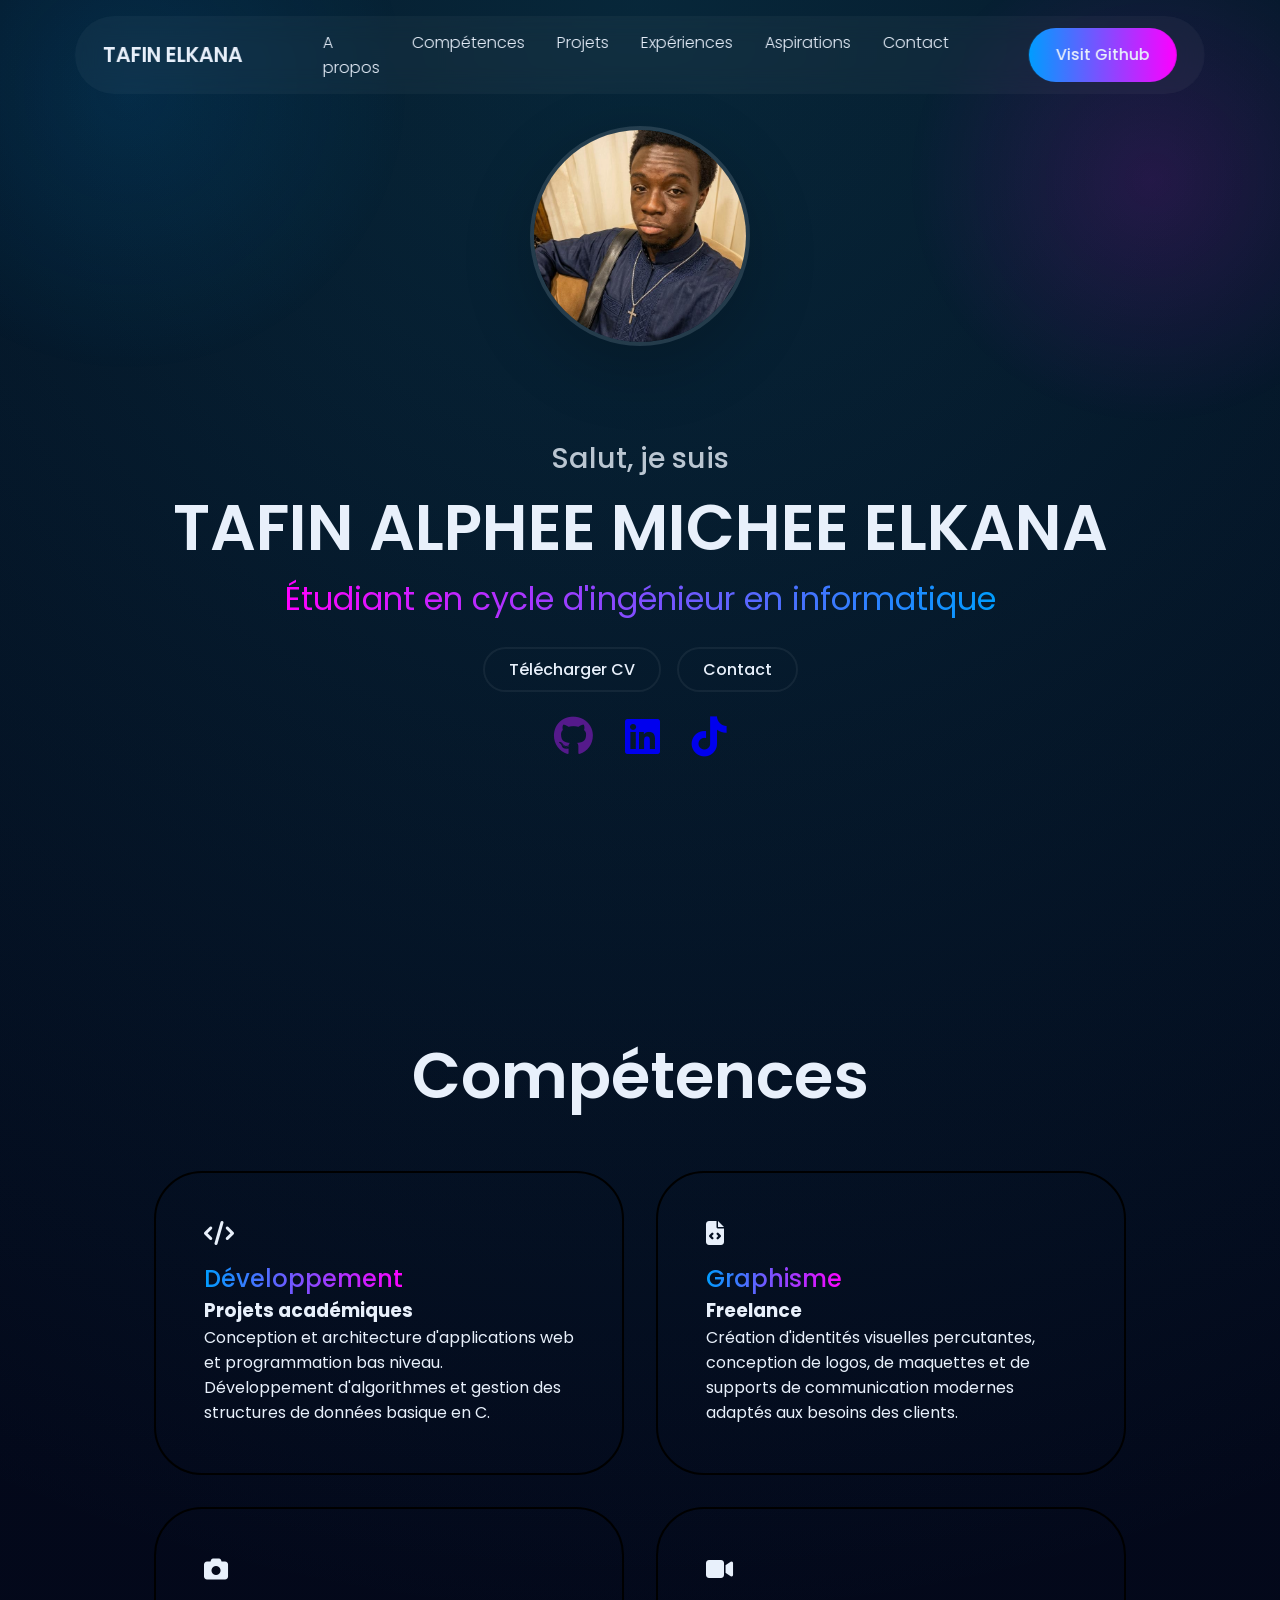
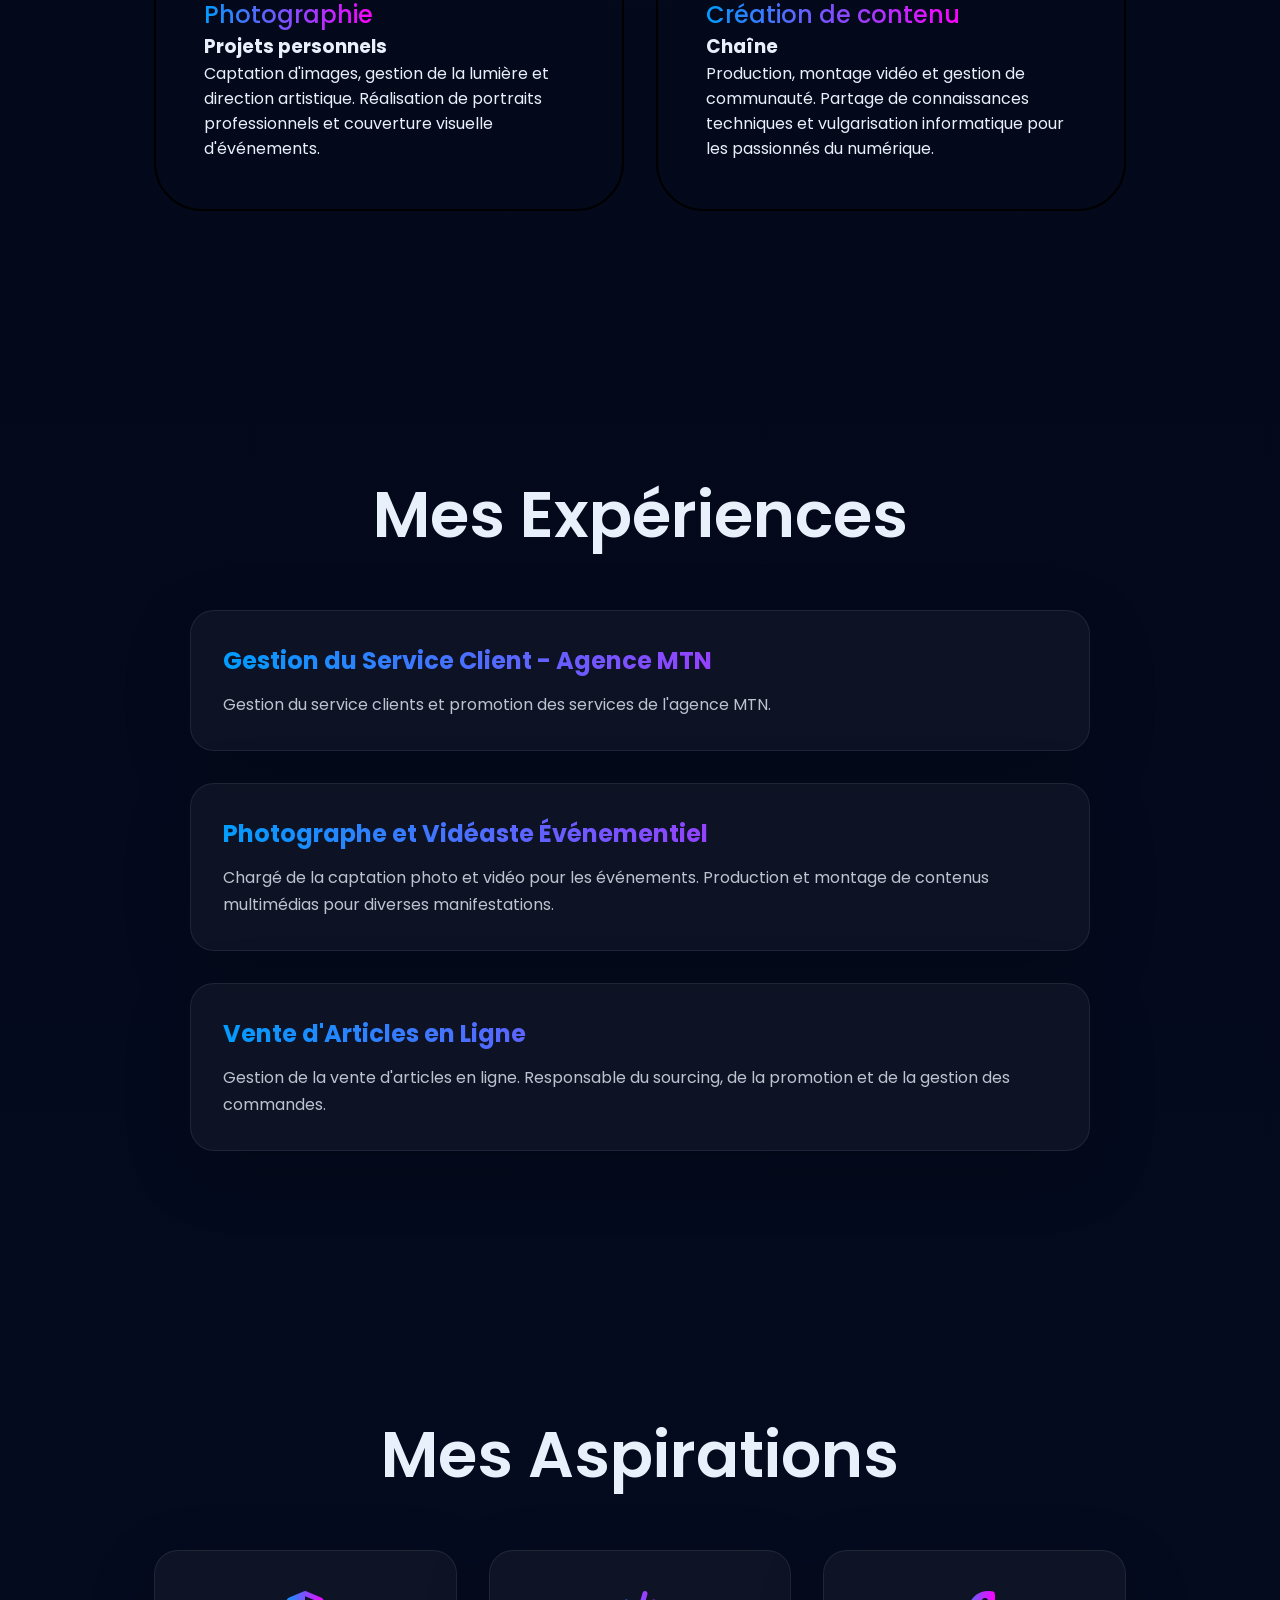
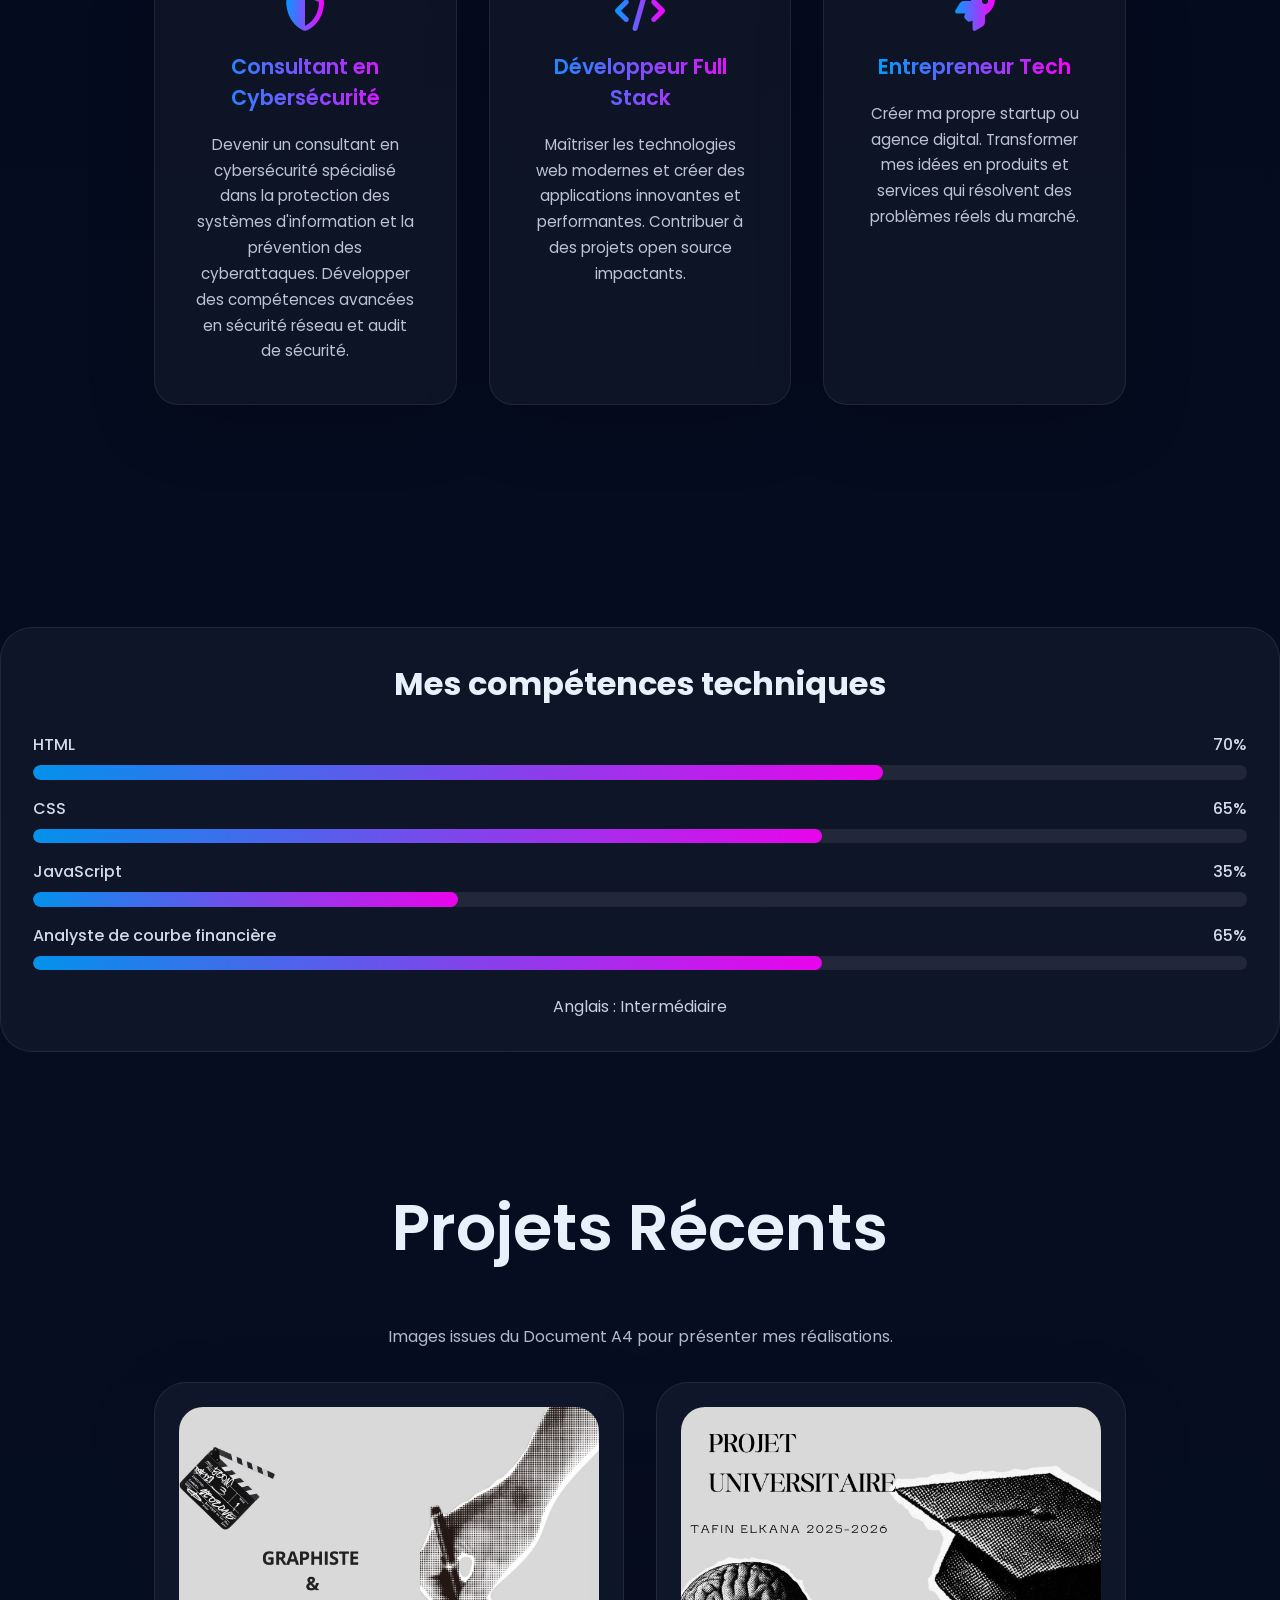
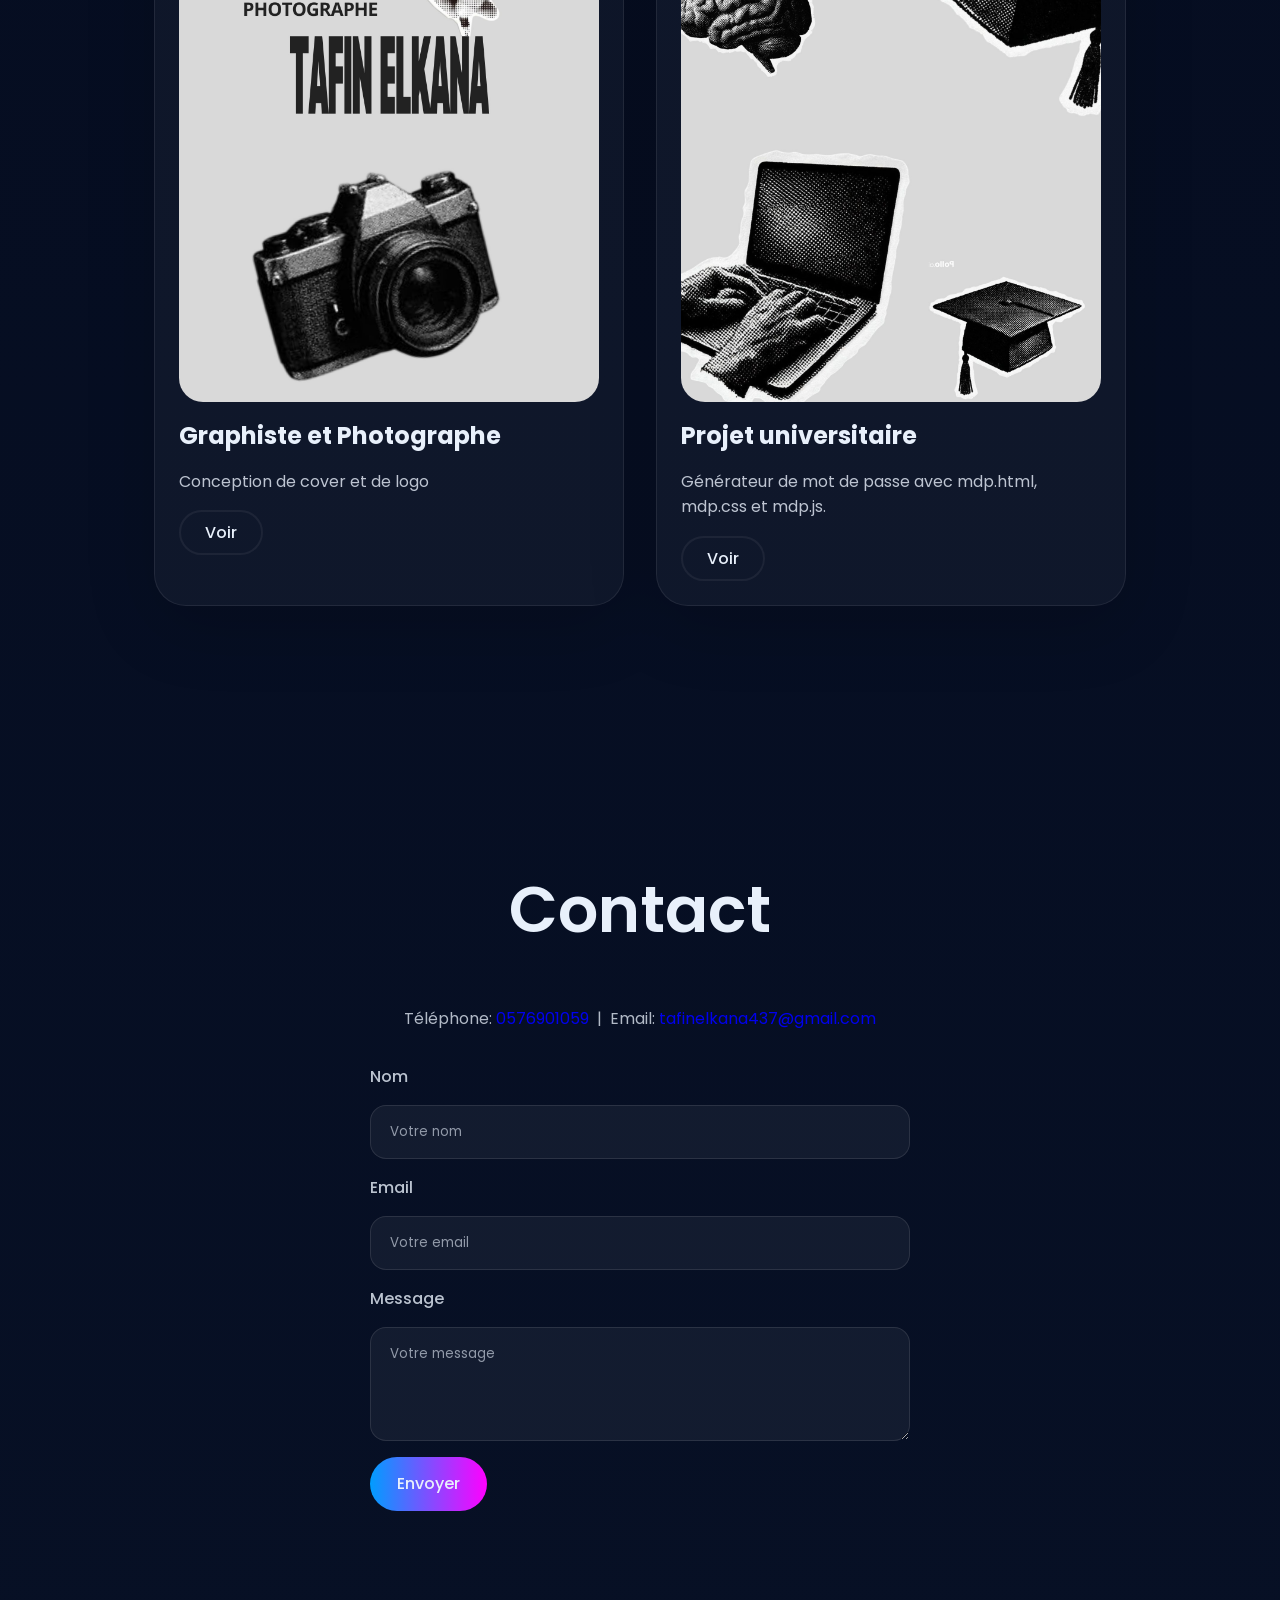
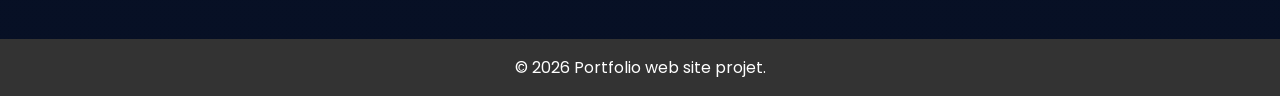
<file: index.html>
<!DOCTYPE html>
<html lang="en">
<head>
    <meta charset="UTF-8">
    <meta name="viewport" content="width=device-width, initial-scale=1.0">
    <title>Portfolio Site Web</title>
    <link href="https://fonts.googleapis.com/css2?family=Poppins:wght@300;400;500;600;700&display=swap" rel="stylesheet">
    <link rel="stylesheet" href="style.css">
    <link rel="stylesheet" href="https://cdnjs.cloudflare.com/ajax/libs/font-awesome/6.4.0/css/all.min.css">
    <link href="index2.html" rel="">
</head>
<body>
    
    <header>
        <a href="#" class="logo"><span>TAFIN ELKANA</span></a>
        <ul class="nav-links">
            <li>
                <a href="#apropos">A propos</a>
            </li>
            
            <li>
                <a href="#competences">Compétences</a>
            </li>

            <li>
                <a href="#projets">Projets</a>
            </li>

            <li>
                <a href="#expériences">Expériences</a>
            </li>
            
            <li>
                <a href="#aspirations">Aspirations</a>
            </li>

            <li>
                <a href="#contact">Contact</a>
            </li>
        </ul>

        <i class="fa-solid fa-bars" id="menu-icon"></i>

        <a class="visit-btn" href="https://github.com/tafinelkana437-creator" target="_blank" rel="noopener">Visit Github</a>
    </header>

    <section id="apropos" class="about">
        <div class="about-container">
            <img src="WhatsApp Image 2026-07-03 at 8.18.35 AM.jpeg" alt="Portrait">

            <div class="info-box">
                <div class="text">
                    <h3>Salut, je suis</h3>
                    <h1>TAFIN ALPHEE MICHEE ELKANA</h1>
                    <span>Étudiant en cycle d'ingénieur en informatique</span>
                </div>

                <div class="btn-group">
                    <a class="btn" href="CV Professionnel Simple et Moderne Beige et Noir.pdf" download>Télécharger CV</a>
                    <a class="btn" href="#contact">Contact</a>
                </div>
                <div class="social">
                    <a href="" aria-label="GitHub"><i class="fa-brands fa-github"></i></a>
                    <a href="https://www.linkedin.com/public-profile/settings/?trk=d_flagship3_profile_self_view_public_profile&lipi=urn%3Ali%3Apage%3Ad_flagship3_profile_view_base%3BAc%2BB%2B%2FWoR%2BSmkjEoNZbkbg%3D%3D" aria-label="LinkedIn"><i class="fa-brands fa-linkedin"></i></a>
                    <a href="https://www.tiktok.com/@tb_ixx.codm?_r=1&_t=ZS-97c3OtP0G2f" aria-label="Tiktok"><i class="fa-brands fa-tiktok"></i></a>
                </div>

            </div>

        </div>
    </section>

    <section id="competences" class="Compétences">
        <h2 class="section-title">Compétences</h2>

        <div class="experience-info">

            <div class="grid">
                <div class="grid-card">
                    <i class="fa-solid fa-code"></i>
                    <span>Développement</span>
                    <h3>Projets académiques</h3>
                    <p>Conception et architecture d'applications web et programmation bas niveau. Développement d'algorithmes et gestion des structures de données basique en C.</p>
                </div>

                <div class="grid-card">
                    <i class="fa-solid fa-file-code"></i>
                    <span>Graphisme</span>
                    <h3>Freelance</h3>
                    <p>Création d'identités visuelles percutantes, conception de logos, de maquettes et de supports de communication modernes adaptés aux besoins des clients.</p>
                </div>

                <div class="grid-card">
                    <i class="fa-solid fa-camera"></i>
                    <span>Photographie</span>
                    <h3>Projets personnels</h3>
                    <p>Captation d'images, gestion de la lumière et direction artistique. Réalisation de portraits professionnels et couverture visuelle d'événements.</p>
                </div>

                <div class="grid-card">
                    <i class="fa-solid fa-video"></i>
                    <span>Création de contenu</span>
                    <h3>Chaîne</h3>
                    <p>Production, montage vidéo et gestion de communauté. Partage de connaissances techniques et vulgarisation informatique pour les passionnés du numérique.</p>
                </div>
            </div>

        </div>
    </section>

    <section id="expérience" class="expériences">
        <h2 class="section-title">Mes Expériences</h2>
        <div class="experiences-list">
            <div class="experience-item">
                <h3>Gestion du Service Client - Agence MTN</h3>
                <p>Gestion du service clients et promotion des services de l'agence MTN.</p>
            </div>

            <div class="experience-item">
                <h3>Photographe et Vidéaste Événementiel</h3>
                <p>Chargé de la captation photo et vidéo pour les événements. Production et montage de contenus multimédias pour diverses manifestations.</p>
            </div>

            <div class="experience-item">
                <h3>Vente d'Articles en Ligne</h3>
                <p>Gestion de la vente d'articles en ligne. Responsable du sourcing, de la promotion et de la gestion des commandes.</p>
            </div>
        </div>
    </section>

    <section id="aspirations" class="aspirations">
        <h2 class="section-title">Mes Aspirations</h2>
        <div class="aspirations-list">
            <div class="aspiration-item">
                <i class="fa-solid fa-shield-halved"></i>
                <h3>Consultant en Cybersécurité</h3>
                <p>Devenir un consultant en cybersécurité spécialisé dans la protection des systèmes d'information et la prévention des cyberattaques. Développer des compétences avancées en sécurité réseau et audit de sécurité.</p>
            </div>

            <div class="aspiration-item">
                <i class="fa-solid fa-code"></i>
                <h3>Développeur Full Stack</h3>
                <p>Maîtriser les technologies web modernes et créer des applications innovantes et performantes. Contribuer à des projets open source impactants.</p>
            </div>

            <div class="aspiration-item">
                <i class="fa-solid fa-rocket"></i>
                <h3>Entrepreneur Tech</h3>
                <p>Créer ma propre startup ou agence digital. Transformer mes idées en produits et services qui résolvent des problèmes réels du marché.</p>
            </div>
        </div>
    </section>

    <div class="skills-section">
        <h3 class="skills-title">Mes compétences techniques</h3>
        <div id="skills-list" class="skills-list"></div>
        <div id="language-level" class="language-level"></div>
    </div>

    <section id="projets" class="projects">
        <h2 class="section-title">Projets Récents</h2>
        <p class="center-muted">Images issues du Document A4 pour présenter mes réalisations.</p>

        <div class="project-grid">
            <div class="project-card">
                <img src="Document A4 Couverture Portfolio Book Graphiste Artiste Moderne Beige et Noir (2).jpg" alt="Couverture A4 portfolio">
                <h3> Graphiste et Photographe</h3>
                <p>Conception de cover et de logo </p>
                <div class="btn-group">
                    <a class="btn" href="index2.html">Voir</a>
                </div>
            </div>

            <div class="project-card">
                <img src="Documento A4 Portafolio Moderno Blanco y Negro(1).jpg" alt="Générateur de mot de passe">
                <h3>Projet universitaire</h3>
                <p>Générateur de mot de passe avec <code>mdp.html</code>, <code>mdp.css</code> et <code>mdp.js</code>.</p>
                <div class="btn-group">
                    <a class="btn" href="mdp.html">Voir</a>
                </div>
            </div>
        </div>
    </section>

    <section id="contact" class="contact">
        <h2 class="section-title">Contact</h2>
        <p class="center-muted">Téléphone: <a href="tel:0576901059">0576901059</a> &nbsp;|&nbsp; Email: <a href="mailto:tafinelkana437@gmail.com">tafinelkana437@gmail.com</a></p>

        <form class="contact-form" action="#" onsubmit="return false;">
            <label for="name">Nom</label>
            <input id="name" type="text" placeholder="Votre nom" required>

            <label for="email">Email</label>
            <input id="email" type="email" placeholder="Votre email" required>

            <label for="message">Message</label>
            <textarea id="message" rows="4" placeholder="Votre message"></textarea>

            <button class="visit-btn" type="submit">Envoyer</button>
        </form>
    </section>
<footer>
 <p>&copy; 2026 Portfolio web site projet.</p>
</footer>

    <script src="script.js"></script>
</body>
</html>
</file>
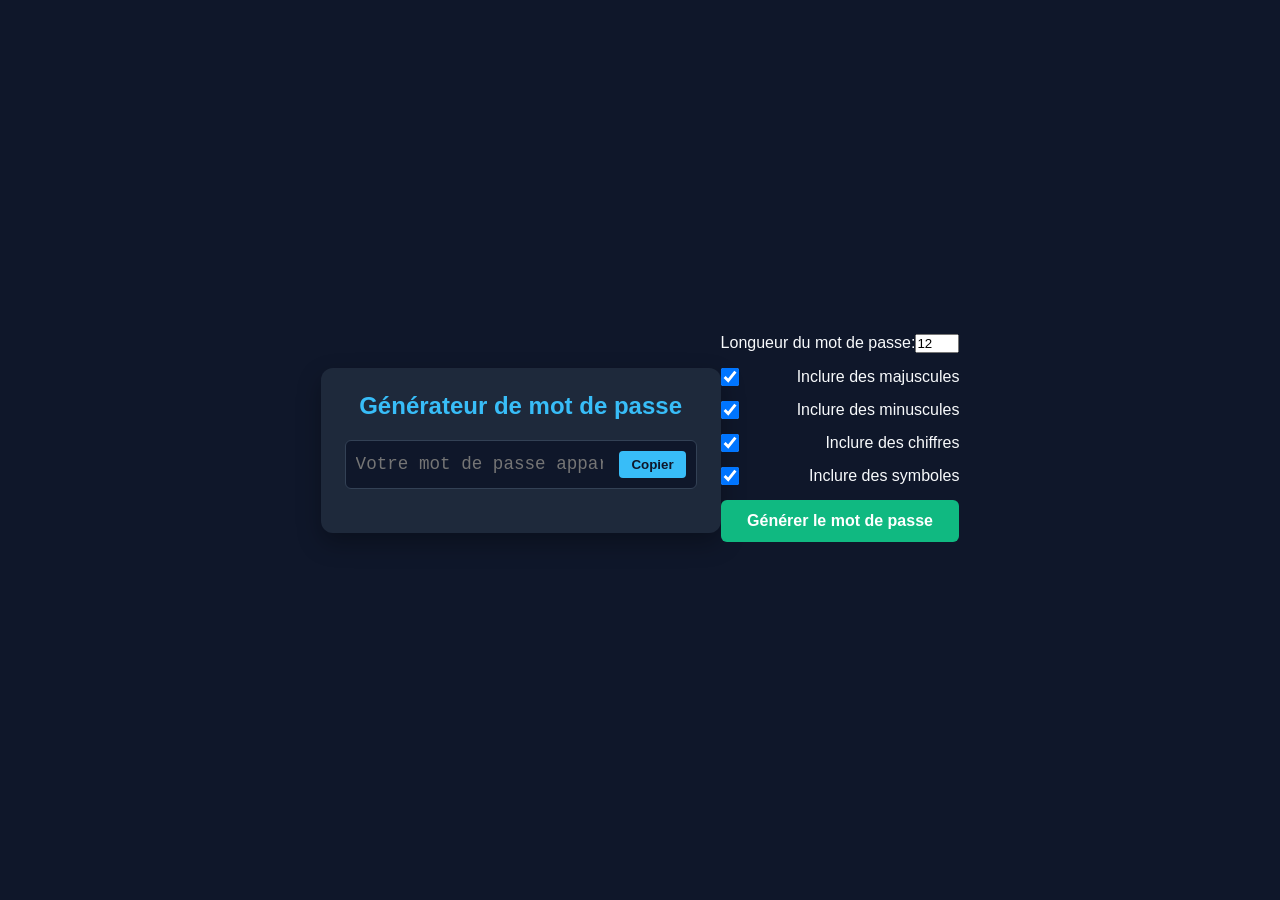
<file: mdp.html>
<!DOCTYPE html>
<html lang="en">
<head>
    <meta charset="UTF-8">
    <meta name="viewport" content="width=device-width, initial-scale=1.0">
    <link rel="stylesheet" href="mdp.css">
    <title>Document</title>
</head>
<body>
    <div class="container">
        <h1>Générateur de mot de passe</h1>
        <div class="result-container">
            <input type="text" id="password-display" readonly placeholder="Votre mot de passe apparaît ici">
            <button id="copy-btn">Copier</button>
        </div>
    </div>
    <div class="options">
        <div class="option-item">
            <label for="length">Longueur du mot de passe:</label>
            <input type="number" id="length" min="6" max="25" value="12">
        </div>
        <div class="option-item">
            <input type="checkbox" id="include-uppercase" checked>
            <label for="include-uppercase">Inclure des majuscules</label>
        </div>
        <div class="option-item">
            <input type="checkbox" id="include-lowercase" checked>
            <label for="include-lowercase">Inclure des minuscules</label>
        </div>
        <div class="option-item">
            <input type="checkbox" id="include-numbers" checked>
            <label for="include-numbers">Inclure des chiffres</label>
        </div>
        <div class="option-item">
            <input type="checkbox" id="include-symbols" checked>
            <label for="include-symbols">Inclure des symboles</label>
        </div>
        <button id="generate-btn">Générer le mot de passe</button>
    </div>
    <script src="mdp.js"></script>
</body>
</html>
</file>
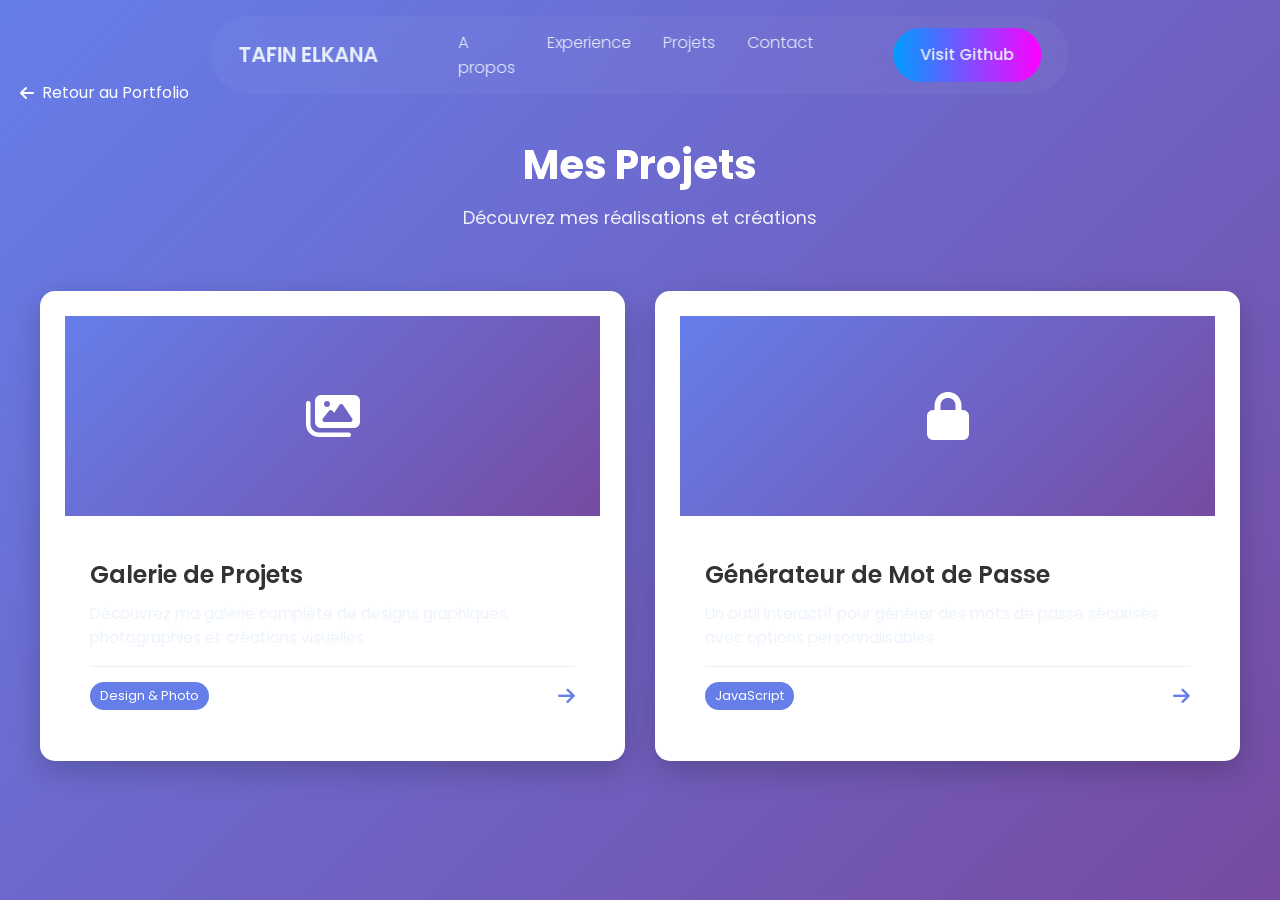
<file: projets.html>
<!DOCTYPE html>
<html lang="fr">
<head>
    <meta charset="UTF-8">
    <meta name="viewport" content="width=device-width, initial-scale=1.0">
    <title>Mes Projets - Portfolio</title>
    <link href="https://fonts.googleapis.com/css2?family=Poppins:wght@300;400;500;600;700&display=swap" rel="stylesheet">
    <link rel="stylesheet" href="https://cdnjs.cloudflare.com/ajax/libs/font-awesome/6.4.0/css/all.min.css">
    <link rel="stylesheet" href="style.css">
    <style>
        .projects-section {
            min-height: 100vh;
            padding: 80px 20px 40px;
            background: linear-gradient(135deg, #667eea 0%, #764ba2 100%);
        }
        
        .projects-header {
            text-align: center;
            margin-bottom: 60px;
            color: white;
        }
        
        .projects-header h2 {
            font-size: 2.5rem;
            margin-bottom: 10px;
            font-weight: 700;
        }
        
        .projects-header p {
            font-size: 1.1rem;
            opacity: 0.9;
        }
        
        .projects-grid {
            display: grid;
            grid-template-columns: repeat(auto-fit, minmax(300px, 1fr));
            gap: 30px;
            max-width: 1200px;
            margin: 0 auto;
        }
        
        .project-card {
            background: white;
            border-radius: 15px;
            overflow: hidden;
            cursor: pointer;
            transition: all 0.3s ease;
            box-shadow: 0 10px 30px rgba(0, 0, 0, 0.2);
            text-decoration: none;
            color: inherit;
            display: flex;
            flex-direction: column;
        }
        
        .project-card:hover {
            transform: translateY(-10px);
            box-shadow: 0 15px 40px rgba(0, 0, 0, 0.3);
        }
        
        .project-card-image {
            width: 100%;
            height: 200px;
            background: linear-gradient(135deg, #667eea 0%, #764ba2 100%);
            display: flex;
            align-items: center;
            justify-content: center;
            font-size: 3rem;
            color: white;
        }
        
        .project-card-content {
            padding: 25px;
            flex-grow: 1;
            display: flex;
            flex-direction: column;
        }
        
        .project-card-title {
            font-size: 1.3rem;
            font-weight: 600;
            margin-bottom: 10px;
            color: #333;
        }
        
        .project-card-description {
            font-size: 0.95rem;
            color: #666;
            margin-bottom: 15px;
            flex-grow: 1;
        }
        
        .project-card-footer {
            display: flex;
            justify-content: space-between;
            align-items: center;
            margin-top: auto;
            padding-top: 15px;
            border-top: 1px solid #eee;
        }
        
        .project-card-tag {
            font-size: 0.8rem;
            background: #667eea;
            color: white;
            padding: 5px 10px;
            border-radius: 20px;
        }
        
        .project-card-arrow {
            color: #667eea;
            font-size: 1.2rem;
        }
        
        .back-button {
            display: inline-flex;
            align-items: center;
            gap: 8px;
            color: white;
            margin-bottom: 30px;
            text-decoration: none;
            font-size: 1rem;
            transition: opacity 0.3s;
        }
        
        .back-button:hover {
            opacity: 0.8;
        }
    </style>
</head>
<body>
    <header>
        <a href="#" class="logo"><span>TAFIN ELKANA</span></a>
        <ul class="nav-links">
            <li>
                <a href="index.html#apropos">A propos</a>
            </li>
            
            <li>
                <a href="index.html#competences">Experience</a>
            </li>

            <li>
                <a href="projets.html" class="active">Projets</a>
            </li>

            <li>
                <a href="index.html#contact">Contact</a>
            </li>
        </ul>

        <i class="fa-solid fa-bars" id="menu-icon"></i>

        <a class="visit-btn" href="#" target="_blank" rel="noopener">Visit Github</a>
    </header>

    <section class="projects-section">
        <a href="index.html" class="back-button"><i class="fa-solid fa-arrow-left"></i> Retour au Portfolio</a>
        
        <div class="projects-header">
            <h2>Mes Projets</h2>
            <p>Découvrez mes réalisations et créations</p>
        </div>
        
        <div class="projects-grid">
            <a href="index2.html" class="project-card">
                <div class="project-card-image">
                    <i class="fa-solid fa-images"></i>
                </div>
                <div class="project-card-content">
                    <h3 class="project-card-title">Galerie de Projets</h3>
                    <p class="project-card-description">Découvrez ma galerie complète de designs graphiques, photographies et créations visuelles</p>
                    <div class="project-card-footer">
                        <span class="project-card-tag">Design & Photo</span>
                        <span class="project-card-arrow"><i class="fa-solid fa-arrow-right"></i></span>
                    </div>
                </div>
            </a>

            <a href="mdp.html" class="project-card">
                <div class="project-card-image">
                    <i class="fa-solid fa-lock"></i>
                </div>
                <div class="project-card-content">
                    <h3 class="project-card-title">Générateur de Mot de Passe</h3>
                    <p class="project-card-description">Un outil interactif pour générer des mots de passe sécurisés avec options personnalisables</p>
                    <div class="project-card-footer">
                        <span class="project-card-tag">JavaScript</span>
                        <span class="project-card-arrow"><i class="fa-solid fa-arrow-right"></i></span>
                    </div>
                </div>
            </a>
        </div>
    </section>

    <script src="script.js"></script>
</body>
</html>
</file>
<file: style.css>
*{
    margin: 0;
    padding: 0;
    box-sizing: border-box;
    font-family: 'Poppins', sans-serif;
    text-decoration: none;
    scroll-behavior: smooth;
    list-style: none;
}

:root{
    --bg: #071025;
    --text: #e8f0fb;
    --surface: rgba(255,255,255,0.04);
}

body{
    min-height: 100vh;
    background: radial-gradient(circle at top, rgba(34, 211, 238, 0.16), transparent 25%),
                linear-gradient(180deg, #020617 0%, var(--bg) 100%);
    color: var(--text);
    font-size: 16px;
}

body::before{
    content: '';
    position: fixed;
    inset: 0;
    background: radial-gradient(circle at 10% 10%, rgba(0,157,255,0.12), transparent 20%),
                radial-gradient(circle at 90% 20%, rgba(255,0,255,0.12), transparent 18%);
    pointer-events: none;
}

header{
    position: fixed;
    top: 1rem;
    left: 50%;
    transform: translateX(-50%);
    display: flex;
    align-items: center;
    justify-content: center;
    gap: 5rem;
    background-color: var(--surface);
    backdrop-filter: blur(12px);
    color: var(--text);
    padding: 0.75rem 1.75rem;
    border-radius: 3rem;
    z-index: 10000;
}

.logo{
    color: var(--text);
    font-size: 1.3rem;
    font-weight: 600;
    white-space: nowrap;
    transition: transform 0.3s ease-in-out;
}
.logo:hover{
    transform: scale(1.1);
}

.nav-links{
    display: flex;
    gap: 2rem;
}

li a{
    position: relative;
    color: var(--text);
    font-weight: 300;
}

li a::before{
    position: absolute;
    content: '';
    width: 0;
    height: 4px;
    bottom: -6px;
    left: 0;
    border-radius: 1rem;
    transition: width 0.25s ease-in-out;
    background: linear-gradient(to right , rgb(0,157,255),rgb(255,0,255));
}

li a:hover::before{
    width: 100%;
}

.visit-btn{
    padding: 0.9rem 1.7rem;
    border-radius: 3rem;
    border: none;
    font-weight: 500;
    font-size: 1rem;
    color: var(--text);
    cursor: pointer;
    white-space: nowrap;
    transition: transform 0.3s ease-in-out;
   background: linear-gradient(to right , rgb(0,157,255),rgb(255,0,255));
}

.visit-btn:hover{
    transform: scale(1.03);
    background: linear-gradient(to right , rgb(0,157,255),rgb(255,0,255));
}
#menu-icon{
    font-size: 2rem;
    display: none;
    cursor: pointer;
}
section{
    min-height:100vh;
    padding:8rem 12%;
    width:100%;
    position:relative;
}
.about{
    display:flex;
    justify-content:center;
    padding-top:7rem;
}
.about-container{
    display:flex;
    align-items:center;
    justify-content:center;
    gap:4rem;
    flex-wrap: wrap;
}
.about img{
    width: 220px;
    height: 220px;
    border-radius: 50%;
    object-fit: cover;
    border: 4px solid rgba(255,255,255,0.12);
    box-shadow: 0 20px 70px rgba(0,0,0,0.2);
}
.info-box{
    display:flex;
    flex-direction:column;
    text-align:center;
    align-items:center;
    justify-content:center;
    gap:1.5rem;
}
.info-box h3{
    font-size:1.8rem;
    font-weight:500;
    opacity:0.8;
}
.info-box h1{
    font-size:4rem;
    font-weight:600;
}
.info-box span{
    background: linear-gradient(to right ,rgb(255,0,255), rgb(0,157,255));
    background-clip:text;
    color:transparent;
    font-size:2rem;
}
.btn-group{
    display:flex;
    gap:1rem;
}
.btn{
    border-radius:3rem;
    padding:0.5rem 1.5rem;
    border:2px solid rgba(255,255,255,0.06);
    cursor:pointer;
    font-weight:500;
    white-space:nowrap;
    transition:0.2s ease-in-out;
    background: transparent;
    color: var(--text);
}
.btn:hover{
    background: linear-gradient(90deg, rgba(0,157,255,0.12), rgba(255,0,255,0.12));
    color: var(--text);
}

.social{
    display:flex;
    gap:2rem;
}
.social i{
    font-size:2.5rem;
    cursor:pointer;
    transition:0.2s ease-in-out;
}
.social i:hover{
    transform:scale(1.1);
}

.section-title{
    text-align:center;
    font-size:4rem;
    font-weight:600;
    margin-bottom:3rem;
}
.center-muted{
    text-align:center;
    color: rgba(232,240,251,0.76);
    max-width: 720px;
    margin: 0 auto 1.5rem;
    line-height: 1.7;
}
.experience-info{
    display:flex;
    justify-content:center;
    gap:3rem;
}
.grid{
    display:grid;
    grid-template-columns: repeat(2, 1fr);
    gap:2rem;
}
.project-grid{
    display:grid;
    grid-template-columns: repeat(2, 1fr);
    gap:2rem;
    margin-top: 2rem;
}
.project-card{
    background: rgba(255,255,255,0.04);
    border: 1px solid rgba(255,255,255,0.08);
    border-radius: 2rem;
    padding: 1.5rem;
    overflow: hidden;
    box-shadow: 0 20px 70px rgba(0,0,0,0.16);
    display:flex;
    flex-direction:column;
    gap:1rem;
}
.project-card img{
    width: 100%;
    height: auto;
    border-radius: 1.5rem;
    object-fit: cover;
}
.project-card h3{
    font-size: 1.5rem;
}
.project-card p{
    color: rgba(232,240,251,0.8);
    line-height: 1.6;
}
.skills-section{
    margin-top: 3rem;
    padding: 2rem;
    background: rgba(255,255,255,0.04);
    border: 1px solid rgba(255,255,255,0.08);
    border-radius: 2rem;
}
.skills-title{
    font-size: 2rem;
    margin-bottom: 1.5rem;
    text-align: center;
}
.skills-list{
    display: grid;
    gap: 1rem;
}
.skill-item{
    display: grid;
    gap: 0.5rem;
}
.skill-item .skill-info{
    display: flex;
    justify-content: space-between;
    align-items: center;
    font-weight: 500;
    color: rgba(232,240,251,0.9);
}
.skill-bar{
    height: 0.9rem;
    border-radius: 999px;
    background: rgba(255,255,255,0.08);
    overflow: hidden;
}
.skill-progress{
    height: 100%;
    width: 0;
    border-radius: 999px;
    background: linear-gradient(90deg, rgba(0,157,255,0.9), rgba(255,0,255,0.9));
    transition: width 1s ease;
}
.language-level{
    margin-top: 1.5rem;
    text-align: center;
    font-size: 1rem;
    color: rgba(232,240,251,0.85);
}
.contact-form{
    display:grid;
    gap: 1rem;
    max-width: 540px;
    margin: 2rem auto 0;
}
.contact-form label{
    font-weight: 500;
    opacity: 0.8;
}
.contact-form input,
.contact-form textarea{
    width: 100%;
    padding: 1rem 1.2rem;
    border-radius: 1rem;
    border: 1px solid rgba(255,255,255,0.1);
    background: rgba(255,255,255,0.05);
    color: var(--text);
}
.contact-form input::placeholder,
.contact-form textarea::placeholder{
    color: rgba(232,240,251,0.6);
}
.contact-form button{
    width: fit-content;
    align-self: start;
}
.grid-card{
    border:2px solid black;
    border-radius: 3rem;
    padding: 3rem;
    display:flex;
    flex-direction:column;
    align-items:baseline;
    justify-content:left;
    cursor:pointer;
    transition: 0.2s ease-in-out;
}
.grid-card:hover{
    transform: scale(1.02);
    background-color:black;
    color:white;
}
.grid-card i{
    font-size:1.5rem;
    margin-bottom:1rem;
}
.grid-card span{
    font-size:1.5rem;
    font-weight:500;
    background: linear-gradient(to right , rgb(0,157,255),rgb(255,0,255));
    background-clip:text;
    color:transparent;
}
.experiences-list{
    display:grid;
    gap:2rem;
    max-width:900px;
    margin:0 auto;
}
.experience-item{
    background: rgba(255,255,255,0.04);
    border: 1px solid rgba(255,255,255,0.08);
    border-radius: 1.5rem;
    padding: 2rem;
    box-shadow: 0 20px 70px rgba(0,0,0,0.16);
    transition: 0.3s ease-in-out;
}
.experience-item:hover{
    transform: translateY(-5px);
    background: rgba(255,255,255,0.08);
    border-color: rgba(0,157,255,0.3);
}
.experience-item h3{
    font-size: 1.5rem;
    margin-bottom: 0.8rem;
    background: linear-gradient(to right ,rgb(0,157,255),rgb(255,0,255));
    background-clip:text;
    color:transparent;
}
.experience-item p{
    color: rgba(232,240,251,0.8);
    line-height: 1.7;
}
.aspirations-list{
    display:grid;
    grid-template-columns: repeat(auto-fit, minmax(280px, 1fr));
    gap:2rem;
    max-width:1200px;
    margin:0 auto;
}
.aspiration-item{
    background: rgba(255,255,255,0.04);
    border: 1px solid rgba(255,255,255,0.08);
    border-radius: 1.5rem;
    padding: 2.5rem;
    box-shadow: 0 20px 70px rgba(0,0,0,0.16);
    transition: 0.3s ease-in-out;
    display:flex;
    flex-direction:column;
    align-items:center;
    text-align:center;
    gap:1.2rem;
}
.aspiration-item:hover{
    transform: translateY(-8px);
    background: rgba(255,255,255,0.08);
    border-color: rgba(0,157,255,0.5);
}
.aspiration-item i{
    font-size:2.5rem;
    background: linear-gradient(to right ,rgb(0,157,255),rgb(255,0,255));
    background-clip:text;
    color:transparent;
}
.aspiration-item h3{
    font-size: 1.3rem;
    font-weight:600;
    background: linear-gradient(to right ,rgb(0,157,255),rgb(255,0,255));
    background-clip:text;
    color:transparent;
}
.aspiration-item p{
    color: rgba(232,240,251,0.8);
    line-height: 1.7;
    font-size:0.95rem;
}
::-webkit-scrollbar{
    width:20px;
}
::-webkit-scrollbar-track{
    background-color:rgb(219,219,219);
}
::-webkit-scrollbar-thumb{
    background: linear-gradient(to bottom , rgb(0,157,255),rgb(255,0,255));
    border-radius: 10px;
}
footer {
  background: #333;
  color: #fff;
  text-align: center;
  padding: 1rem;
}

@media (max-width: 900px){
    section{ padding: 6rem 2rem; }
    header{ flex-wrap: wrap; gap: 1rem; padding: 1rem 1.5rem; }
    .nav-links{ display: none; }
    #menu-icon{ display: block; color: var(--text); }
    .about-container{ gap: 2rem; }
    .about img{ width: 100%; max-width: 320px; }
    .info-box h1{ font-size: 2.5rem; }
    .section-title{ font-size: 3rem; }
    .grid{ grid-template-columns: 1fr; }
    .project-grid{ grid-template-columns: 1fr; }
    .btn-group{ flex-wrap: wrap; justify-content:center; }
    .btn{ width: 100%; text-align:center; }
}
</file>
<file: mdp.css>
* {
    box-sizing: border-box;
    margin: 0;
    padding: 0;
    font-family: 'Segoe UI', Tahoma, Geneva, Verdana, sans-serif;
}

body {
    background-color: #0f172a;
    color: #f8fafc;
    display: flex;
    justify-content: center;
    align-items: center;
    min-height: 100vh;
}

.container {
    background-color: #1e293b;
    padding: 24px;
    border-radius: 12px;
    box-shadow: 0 10px 25px rgba(0, 0, 0, 0.3);
    width: 100%;
    max-width: 400px;
}

h1 {
    font-size: 1.5rem;
    margin-bottom: 20px;
    text-align: center;
    color: #38bdf8;
}

.result-container {
    background-color: #0f172a;
    display: flex;
    justify-content: space-between;
    align-items: center;
    padding: 10px;
    border-radius: 6px;
    margin-bottom: 20px;
    border: 1px solid #334155;
}

#password-display {
    background: transparent;
    border: none;
    color: #f8fafc;
    font-size: 1.1rem;
    font-family: 'Courier New', Courier, monospace;
    width: 75%;
    outline: none;
}

#copy-btn {
    background-color: #38bdf8;
    color: #0f172a;
    border: none;
    padding: 6px 12px;
    border-radius: 4px;
    cursor: pointer;
    font-weight: bold;
    transition: background 0.2s;
}

#copy-btn:hover {
    background-color: #0ea5e9;
}

.options {
    display: flex;
    flex-direction: column;
    gap: 15px;
    margin-bottom: 25px;
}

.option-item {
    display: flex;
    justify-content: space-between;
    align-items: center;
}

input[type="range"] {
    width: 60%;
    cursor: pointer;
}

input[type="checkbox"] {
    width: 18px;
    height: 18px;
    cursor: pointer;
}

#generate-btn {
    width: 100%;
    background-color: #10b981;
    color: white;
    border: none;
    padding: 12px;
    font-size: 1rem;
    font-weight: bold;
    border-radius: 6px;
    cursor: pointer;
    transition: background 0.2s, transform 0.1s;
}

#generate-btn:hover {
    background-color: #059669;
}

#generate-btn:active {
    transform: scale(0.98);
}
</file>
